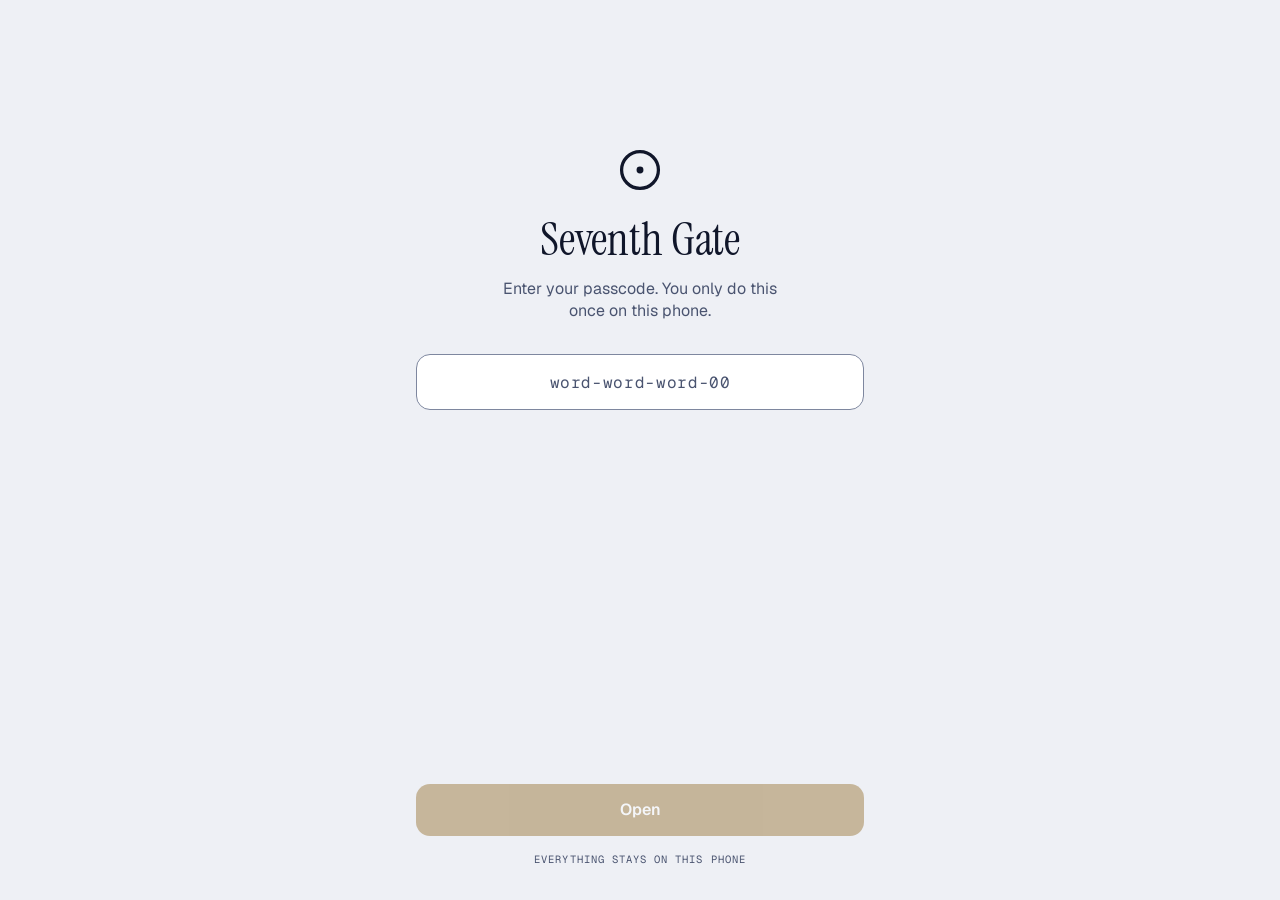
<file: index.html>
<!doctype html>
<html lang="en">
  <head>
    <meta charset="UTF-8" />
    <meta name="viewport" content="width=device-width, initial-scale=1.0, viewport-fit=cover" />
    <meta name="theme-color" content="#070A14" />
    <meta name="color-scheme" content="light dark" />
    <meta name="robots" content="noindex, nofollow" />
    <meta name="apple-mobile-web-app-capable" content="yes" />
    <meta name="apple-mobile-web-app-title" content="Seventh Gate" />
    <link rel="icon" href="/favicon.svg" type="image/svg+xml" />
    <link rel="apple-touch-icon" href="/apple-touch-icon.png" />
    <title>Seventh Gate</title>
    <script>
      // Apply the saved theme before first paint so there is no flash.
      try {
        var s = JSON.parse(localStorage.getItem("lumen.v1") || "{}");
        var t = s.settings && s.settings.theme;
        if (t === "light" || t === "dark") document.documentElement.dataset.theme = t;
      } catch (e) {}
    </script>
    <script type="module" crossorigin src="/assets/index-Cn-DTxPt.js"></script>
    <link rel="stylesheet" crossorigin href="/assets/index-CiBthASq.css">
  <link rel="manifest" href="/manifest.webmanifest"></head>
  <body>
    <div id="root"></div>
  </body>
</html>
</file>
<file: assets/index-CiBthASq.css>
@font-face{font-family:"Instrument Serif";font-style:normal;font-display:swap;font-weight:400;src:url(/assets/instrument-serif-latin-ext-400-normal-C2je3j2s.woff2) format("woff2"),url(/assets/instrument-serif-latin-ext-400-normal-CFCUzsTy.woff) format("woff");unicode-range:U+0100-02BA,U+02BD-02C5,U+02C7-02CC,U+02CE-02D7,U+02DD-02FF,U+0304,U+0308,U+0329,U+1D00-1DBF,U+1E00-1E9F,U+1EF2-1EFF,U+2020,U+20A0-20AB,U+20AD-20C0,U+2113,U+2C60-2C7F,U+A720-A7FF}@font-face{font-family:"Instrument Serif";font-style:normal;font-display:swap;font-weight:400;src:url(/assets/instrument-serif-latin-400-normal-DnYpCC2O.woff2) format("woff2"),url(/assets/instrument-serif-latin-400-normal-BVbkICAY.woff) format("woff");unicode-range:U+0000-00FF,U+0131,U+0152-0153,U+02BB-02BC,U+02C6,U+02DA,U+02DC,U+0304,U+0308,U+0329,U+2000-206F,U+20AC,U+2122,U+2191,U+2193,U+2212,U+2215,U+FEFF,U+FFFD}@font-face{font-family:"Instrument Serif";font-style:italic;font-display:swap;font-weight:400;src:url(/assets/instrument-serif-latin-ext-400-italic-C9HzH3YL.woff2) format("woff2"),url(/assets/instrument-serif-latin-ext-400-italic-D7-lnxEk.woff) format("woff");unicode-range:U+0100-02BA,U+02BD-02C5,U+02C7-02CC,U+02CE-02D7,U+02DD-02FF,U+0304,U+0308,U+0329,U+1D00-1DBF,U+1E00-1E9F,U+1EF2-1EFF,U+2020,U+20A0-20AB,U+20AD-20C0,U+2113,U+2C60-2C7F,U+A720-A7FF}@font-face{font-family:"Instrument Serif";font-style:italic;font-display:swap;font-weight:400;src:url(/assets/instrument-serif-latin-400-italic-DKMiL14s.woff2) format("woff2"),url(/assets/instrument-serif-latin-400-italic-u__WvvIK.woff) format("woff");unicode-range:U+0000-00FF,U+0131,U+0152-0153,U+02BB-02BC,U+02C6,U+02DA,U+02DC,U+0304,U+0308,U+0329,U+2000-206F,U+20AC,U+2122,U+2191,U+2193,U+2212,U+2215,U+FEFF,U+FFFD}@font-face{font-family:Geist Variable;font-style:normal;font-display:swap;font-weight:100 900;src:url(/assets/geist-cyrillic-ext-wght-normal-DjL33-gN.woff2) format("woff2-variations");unicode-range:U+0460-052F,U+1C80-1C8A,U+20B4,U+2DE0-2DFF,U+A640-A69F,U+FE2E-FE2F}@font-face{font-family:Geist Variable;font-style:normal;font-display:swap;font-weight:100 900;src:url(/assets/geist-cyrillic-wght-normal-BEAKL7Jp.woff2) format("woff2-variations");unicode-range:U+0301,U+0400-045F,U+0490-0491,U+04B0-04B1,U+2116}@font-face{font-family:Geist Variable;font-style:normal;font-display:swap;font-weight:100 900;src:url(/assets/geist-vietnamese-wght-normal-6IgcOCM7.woff2) format("woff2-variations");unicode-range:U+0102-0103,U+0110-0111,U+0128-0129,U+0168-0169,U+01A0-01A1,U+01AF-01B0,U+0300-0301,U+0303-0304,U+0308-0309,U+0323,U+0329,U+1EA0-1EF9,U+20AB}@font-face{font-family:Geist Variable;font-style:normal;font-display:swap;font-weight:100 900;src:url(/assets/geist-latin-ext-wght-normal-DC-KSUi6.woff2) format("woff2-variations");unicode-range:U+0100-02BA,U+02BD-02C5,U+02C7-02CC,U+02CE-02D7,U+02DD-02FF,U+0304,U+0308,U+0329,U+1D00-1DBF,U+1E00-1E9F,U+1EF2-1EFF,U+2020,U+20A0-20AB,U+20AD-20C0,U+2113,U+2C60-2C7F,U+A720-A7FF}@font-face{font-family:Geist Variable;font-style:normal;font-display:swap;font-weight:100 900;src:url(/assets/geist-latin-wght-normal-BgDaEnEv.woff2) format("woff2-variations");unicode-range:U+0000-00FF,U+0131,U+0152-0153,U+02BB-02BC,U+02C6,U+02DA,U+02DC,U+0304,U+0308,U+0329,U+2000-206F,U+20AC,U+2122,U+2191,U+2193,U+2212,U+2215,U+FEFF,U+FFFD}@font-face{font-family:Geist Mono Variable;font-style:normal;font-display:swap;font-weight:100 900;src:url(/assets/geist-mono-cyrillic-ext-wght-normal-X_5orZeX.woff2) format("woff2-variations");unicode-range:U+0460-052F,U+1C80-1C8A,U+20B4,U+2DE0-2DFF,U+A640-A69F,U+FE2E-FE2F}@font-face{font-family:Geist Mono Variable;font-style:normal;font-display:swap;font-weight:100 900;src:url(/assets/geist-mono-cyrillic-wght-normal-DiZS0aHC.woff2) format("woff2-variations");unicode-range:U+0301,U+0400-045F,U+0490-0491,U+04B0-04B1,U+2116}@font-face{font-family:Geist Mono Variable;font-style:normal;font-display:swap;font-weight:100 900;src:url(/assets/geist-mono-symbols2-wght-normal-CO5SzqOn.woff2) format("woff2-variations");unicode-range:U+2000-2001,U+2004-2008,U+200A,U+23B8-23BD,U+2500-259F}@font-face{font-family:Geist Mono Variable;font-style:normal;font-display:swap;font-weight:100 900;src:url(/assets/geist-mono-vietnamese-wght-normal-DadHysG0.woff2) format("woff2-variations");unicode-range:U+0102-0103,U+0110-0111,U+0128-0129,U+0168-0169,U+01A0-01A1,U+01AF-01B0,U+0300-0301,U+0303-0304,U+0308-0309,U+0323,U+0329,U+1EA0-1EF9,U+20AB}@font-face{font-family:Geist Mono Variable;font-style:normal;font-display:swap;font-weight:100 900;src:url(/assets/geist-mono-latin-ext-wght-normal-Bwz-egvJ.woff2) format("woff2-variations");unicode-range:U+0100-02BA,U+02BD-02C5,U+02C7-02CC,U+02CE-02D7,U+02DD-02FF,U+0304,U+0308,U+0329,U+1D00-1DBF,U+1E00-1E9F,U+1EF2-1EFF,U+2020,U+20A0-20AB,U+20AD-20C0,U+2113,U+2C60-2C7F,U+A720-A7FF}@font-face{font-family:Geist Mono Variable;font-style:normal;font-display:swap;font-weight:100 900;src:url(/assets/geist-mono-latin-wght-normal-XN7g48iV.woff2) format("woff2-variations");unicode-range:U+0000-00FF,U+0131,U+0152-0153,U+02BB-02BC,U+02C6,U+02DA,U+02DC,U+0304,U+0308,U+0329,U+2000-206F,U+20AC,U+2122,U+2191,U+2193,U+2212,U+2215,U+FEFF,U+FFFD}/*! tailwindcss v4.3.5 | MIT License | https://tailwindcss.com */@layer properties{@supports (((-webkit-hyphens:none)) and (not (margin-trim:block))) or ((-moz-orient:inline) and (not (color:rgb(from red r g b)))){*,:before,:after,::backdrop{--tw-translate-x:0;--tw-translate-y:0;--tw-translate-z:0;--tw-rotate-x:initial;--tw-rotate-y:initial;--tw-rotate-z:initial;--tw-skew-x:initial;--tw-skew-y:initial;--tw-space-y-reverse:0;--tw-divide-y-reverse:0;--tw-border-style:solid;--tw-leading:initial;--tw-font-weight:initial;--tw-tracking:initial;--tw-ordinal:initial;--tw-slashed-zero:initial;--tw-numeric-figure:initial;--tw-numeric-spacing:initial;--tw-numeric-fraction:initial;--tw-shadow:0 0 #0000;--tw-shadow-color:initial;--tw-shadow-alpha:100%;--tw-inset-shadow:0 0 #0000;--tw-inset-shadow-color:initial;--tw-inset-shadow-alpha:100%;--tw-ring-color:initial;--tw-ring-shadow:0 0 #0000;--tw-inset-ring-color:initial;--tw-inset-ring-shadow:0 0 #0000;--tw-ring-inset:initial;--tw-ring-offset-width:0px;--tw-ring-offset-color:#fff;--tw-ring-offset-shadow:0 0 #0000;--tw-outline-style:solid;--tw-blur:initial;--tw-brightness:initial;--tw-contrast:initial;--tw-grayscale:initial;--tw-hue-rotate:initial;--tw-invert:initial;--tw-opacity:initial;--tw-saturate:initial;--tw-sepia:initial;--tw-drop-shadow:initial;--tw-drop-shadow-color:initial;--tw-drop-shadow-alpha:100%;--tw-drop-shadow-size:initial;--tw-duration:initial;--tw-ease:initial}}}@layer theme{:root,:host{--font-sans:"Geist Variable", system-ui, sans-serif;--color-black:#000;--color-white:#fff;--spacing:.25rem;--container-xs:20rem;--container-sm:24rem;--container-md:28rem;--container-xl:36rem;--container-3xl:48rem;--font-weight-normal:400;--font-weight-medium:500;--font-weight-semibold:600;--leading-tight:1.25;--leading-snug:1.375;--leading-relaxed:1.625;--radius-sm:.25rem;--radius-xl:.75rem;--ease-in-out:cubic-bezier(.4, 0, .2, 1);--animate-ping:ping 1s cubic-bezier(0, 0, .2, 1) infinite;--animate-pulse:pulse 2s cubic-bezier(.4, 0, .6, 1) infinite;--default-transition-duration:.15s;--default-transition-timing-function:cubic-bezier(.4, 0, .2, 1);--default-font-family:"Geist Variable", system-ui, sans-serif;--default-mono-font-family:"Geist Mono Variable", ui-monospace, monospace}}@layer base{*,:after,:before,::backdrop{box-sizing:border-box;border:0 solid;margin:0;padding:0}::file-selector-button{box-sizing:border-box;border:0 solid;margin:0;padding:0}html,:host{-webkit-text-size-adjust:100%;-moz-tab-size:4;tab-size:4;line-height:1.5;font-family:var(--default-font-family,-apple-system, BlinkMacSystemFont, "Segoe UI", Roboto, "Helvetica Neue", "Noto Sans", Arial, sans-serif, "Apple Color Emoji", "Segoe UI Emoji", "Segoe UI Symbol", "Noto Color Emoji");font-feature-settings:var(--default-font-feature-settings,normal);font-variation-settings:var(--default-font-variation-settings,normal);-webkit-tap-highlight-color:transparent}hr{height:0;color:inherit;border-top-width:1px}abbr:where([title]){-webkit-text-decoration:underline dotted;text-decoration:underline dotted}h1,h2,h3,h4,h5,h6{font-size:inherit;font-weight:inherit}a{color:inherit;-webkit-text-decoration:inherit;text-decoration:inherit}b,strong{font-weight:bolder}code,kbd,samp,pre{font-family:var(--default-mono-font-family,ui-monospace, SFMono-Regular, Menlo, Monaco, Consolas, "Liberation Mono", "Courier New", monospace);font-feature-settings:var(--default-mono-font-feature-settings,normal);font-variation-settings:var(--default-mono-font-variation-settings,normal);font-size:1em}small{font-size:80%}sub,sup{vertical-align:baseline;font-size:75%;line-height:0;position:relative}sub{bottom:-.25em}sup{top:-.5em}table{text-indent:0;border-color:inherit;border-collapse:collapse}:-moz-focusring:where(:not(iframe)){outline:auto}progress{vertical-align:baseline}summary{display:list-item}ol,ul,menu{list-style:none}img,svg,video,canvas,audio,iframe,embed,object{vertical-align:middle;display:block}img,video{max-width:100%;height:auto}button,input,select,optgroup,textarea{font:inherit;font-feature-settings:inherit;font-variation-settings:inherit;letter-spacing:inherit;color:inherit;opacity:1;background-color:#0000;border-radius:0}::file-selector-button{font:inherit;font-feature-settings:inherit;font-variation-settings:inherit;letter-spacing:inherit;color:inherit;opacity:1;background-color:#0000;border-radius:0}:where(select:is([multiple],[size])) optgroup{font-weight:bolder}:where(select:is([multiple],[size])) optgroup option{padding-inline-start:20px}::file-selector-button{margin-inline-end:4px}::placeholder{opacity:1}@supports (not ((-webkit-appearance:-apple-pay-button))) or (contain-intrinsic-size:1px){::placeholder{color:currentColor}@supports (color:color-mix(in lab,red,red)){::placeholder{color:color-mix(in oklab,currentcolor 50%,transparent)}}}textarea{resize:vertical}::-webkit-search-decoration{-webkit-appearance:none}::-webkit-date-and-time-value{min-height:1lh;text-align:inherit}::-webkit-datetime-edit{display:inline-flex}::-webkit-datetime-edit-fields-wrapper{padding:0}::-webkit-datetime-edit{padding-block:0}::-webkit-datetime-edit-year-field{padding-block:0}::-webkit-datetime-edit-month-field{padding-block:0}::-webkit-datetime-edit-day-field{padding-block:0}::-webkit-datetime-edit-hour-field{padding-block:0}::-webkit-datetime-edit-minute-field{padding-block:0}::-webkit-datetime-edit-second-field{padding-block:0}::-webkit-datetime-edit-millisecond-field{padding-block:0}::-webkit-datetime-edit-meridiem-field{padding-block:0}::-webkit-calendar-picker-indicator{line-height:1}:-moz-ui-invalid{box-shadow:none}button,input:where([type=button],[type=reset],[type=submit]){-webkit-appearance:button;-moz-appearance:button;appearance:button}::file-selector-button{-webkit-appearance:button;-moz-appearance:button;appearance:button}::-webkit-inner-spin-button{height:auto}::-webkit-outer-spin-button{height:auto}[hidden]:where(:not([hidden=until-found])){display:none!important}}@layer components;@layer utilities{.pointer-events-auto{pointer-events:auto}.pointer-events-none{pointer-events:none}.collapse{visibility:collapse}.invisible{visibility:hidden}.visible{visibility:visible}.sr-only{clip-path:inset(50%);white-space:nowrap;border-width:0;width:1px;height:1px;margin:-1px;padding:0;position:absolute;overflow:hidden}.absolute{position:absolute}.fixed{position:fixed}.relative{position:relative}.static{position:static}.sticky{position:sticky}.inset-0{top:0;right:0;bottom:0;left:0}.inset-x-0{inset-inline:0}.top-0{top:0}.top-1\/2{top:50%}.top-3{top:calc(var(--spacing) * 3)}.right-4{right:calc(var(--spacing) * 4)}.bottom-0{bottom:0}.left-3{left:calc(var(--spacing) * 3)}.left-4{left:calc(var(--spacing) * 4)}.z-20{z-index:20}.z-50{z-index:50}.z-\[90\]{z-index:90}.-mx-4{margin-inline:calc(var(--spacing) * -4)}.mx-auto{margin-inline:auto}.my-2{margin-block:calc(var(--spacing) * 2)}.mt-0\.5{margin-top:calc(var(--spacing) * .5)}.mt-1{margin-top:var(--spacing)}.mt-1\.5{margin-top:calc(var(--spacing) * 1.5)}.mt-2{margin-top:calc(var(--spacing) * 2)}.mt-2\.5{margin-top:calc(var(--spacing) * 2.5)}.mt-3{margin-top:calc(var(--spacing) * 3)}.mt-4{margin-top:calc(var(--spacing) * 4)}.mt-5{margin-top:calc(var(--spacing) * 5)}.mt-6{margin-top:calc(var(--spacing) * 6)}.mt-7{margin-top:calc(var(--spacing) * 7)}.mt-8{margin-top:calc(var(--spacing) * 8)}.mt-9{margin-top:calc(var(--spacing) * 9)}.mt-\[3px\]{margin-top:3px}.mt-\[9px\]{margin-top:9px}.mt-\[14vh\]{margin-top:14vh}.mt-\[16vh\]{margin-top:16vh}.mt-auto{margin-top:auto}.-mr-1{margin-right:calc(var(--spacing) * -1)}.-mr-2{margin-right:calc(var(--spacing) * -2)}.mr-1{margin-right:var(--spacing)}.mb-1{margin-bottom:var(--spacing)}.mb-1\.5{margin-bottom:calc(var(--spacing) * 1.5)}.mb-2{margin-bottom:calc(var(--spacing) * 2)}.mb-3{margin-bottom:calc(var(--spacing) * 3)}.mb-4{margin-bottom:calc(var(--spacing) * 4)}.mb-5{margin-bottom:calc(var(--spacing) * 5)}.mb-6{margin-bottom:calc(var(--spacing) * 6)}.-ml-3{margin-left:calc(var(--spacing) * -3)}.ml-1\.5{margin-left:calc(var(--spacing) * 1.5)}.ml-auto{margin-left:auto}.block{display:block}.flex{display:flex}.grid{display:grid}.hidden{display:none}.inline-flex{display:inline-flex}.table{display:table}.aspect-\[3\/4\]{aspect-ratio:3/4}.h-1{height:var(--spacing)}.h-1\.5{height:calc(var(--spacing) * 1.5)}.h-2{height:calc(var(--spacing) * 2)}.h-2\.5{height:calc(var(--spacing) * 2.5)}.h-3{height:calc(var(--spacing) * 3)}.h-4{height:calc(var(--spacing) * 4)}.h-6{height:calc(var(--spacing) * 6)}.h-11{height:calc(var(--spacing) * 11)}.h-14{height:calc(var(--spacing) * 14)}.h-44{height:calc(var(--spacing) * 44)}.h-56{height:calc(var(--spacing) * 56)}.h-\[2px\]{height:2px}.h-\[3px\]{height:3px}.h-\[34px\]{height:34px}.h-\[38px\]{height:38px}.h-\[40px\]{height:40px}.h-\[44dvh\]{height:44dvh}.h-\[44px\]{height:44px}.h-\[48px\]{height:48px}.h-\[52px\]{height:52px}.h-\[64px\]{height:64px}.h-\[72px\]{height:72px}.h-\[84px\]{height:84px}.h-\[268px\]{height:268px}.h-dvh{height:100dvh}.h-full{height:100%}.max-h-\[32dvh\]{max-height:32dvh}.max-h-\[85dvh\]{max-height:85dvh}.min-h-0{min-height:0}.min-h-4{min-height:calc(var(--spacing) * 4)}.min-h-9{min-height:calc(var(--spacing) * 9)}.min-h-10{min-height:calc(var(--spacing) * 10)}.min-h-11{min-height:calc(var(--spacing) * 11)}.min-h-12{min-height:calc(var(--spacing) * 12)}.min-h-14{min-height:calc(var(--spacing) * 14)}.min-h-16{min-height:calc(var(--spacing) * 16)}.min-h-\[15px\]{min-height:15px}.min-h-\[50px\]{min-height:50px}.min-h-\[52px\]{min-height:52px}.min-h-\[56px\]{min-height:56px}.min-h-\[60dvh\]{min-height:60dvh}.min-h-\[60px\]{min-height:60px}.min-h-\[64px\]{min-height:64px}.min-h-\[68px\]{min-height:68px}.min-h-\[72px\]{min-height:72px}.min-h-\[76px\]{min-height:76px}.min-h-\[88px\]{min-height:88px}.min-h-\[96px\]{min-height:96px}.min-h-\[240px\]{min-height:240px}.min-h-\[260px\]{min-height:260px}.min-h-\[calc\(100dvh-90px\)\]{min-height:calc(100dvh - 90px)}.min-h-\[calc\(100dvh-110px\)\]{min-height:calc(100dvh - 110px)}.min-h-screen{min-height:100vh}.w-1\.5{width:calc(var(--spacing) * 1.5)}.w-2{width:calc(var(--spacing) * 2)}.w-2\.5{width:calc(var(--spacing) * 2.5)}.w-4{width:calc(var(--spacing) * 4)}.w-5{width:calc(var(--spacing) * 5)}.w-6{width:calc(var(--spacing) * 6)}.w-11{width:calc(var(--spacing) * 11)}.w-12{width:calc(var(--spacing) * 12)}.w-14{width:calc(var(--spacing) * 14)}.w-44{width:calc(var(--spacing) * 44)}.w-56{width:calc(var(--spacing) * 56)}.w-60{width:calc(var(--spacing) * 60)}.w-\[34px\]{width:34px}.w-\[38px\]{width:38px}.w-\[52px\]{width:52px}.w-\[58px\]{width:58px}.w-\[64px\]{width:64px}.w-\[72px\]{width:72px}.w-\[74px\]{width:74px}.w-\[78px\]{width:78px}.w-\[84px\]{width:84px}.w-\[118px\]{width:118px}.w-\[268px\]{width:268px}.w-full{width:100%}.max-w-3xl{max-width:var(--container-3xl)}.max-w-\[18ch\]{max-width:18ch}.max-w-\[20ch\]{max-width:20ch}.max-w-\[26ch\]{max-width:26ch}.max-w-\[28ch\]{max-width:28ch}.max-w-\[30ch\]{max-width:30ch}.max-w-\[32ch\]{max-width:32ch}.max-w-\[34ch\]{max-width:34ch}.max-w-\[120px\]{max-width:120px}.max-w-\[240px\]{max-width:240px}.max-w-\[260px\]{max-width:260px}.max-w-\[280px\]{max-width:280px}.max-w-\[300px\]{max-width:300px}.max-w-\[320px\]{max-width:320px}.max-w-\[330px\]{max-width:330px}.max-w-\[340px\]{max-width:340px}.max-w-\[360px\]{max-width:360px}.max-w-\[420px\]{max-width:420px}.max-w-\[520px\]{max-width:520px}.max-w-md{max-width:var(--container-md)}.max-w-sm{max-width:var(--container-sm)}.max-w-xl{max-width:var(--container-xl)}.max-w-xs{max-width:var(--container-xs)}.min-w-0{min-width:0}.min-w-\[150px\]{min-width:150px}.flex-1{flex:1}.shrink{flex-shrink:1}.shrink-0{flex-shrink:0}.grow{flex-grow:1}.-translate-y-1\/2{--tw-translate-y: -50% ;translate:var(--tw-translate-x) var(--tw-translate-y)}.-rotate-90{rotate:-90deg}.rotate-180{rotate:180deg}.transform{transform:var(--tw-rotate-x, ) var(--tw-rotate-y, ) var(--tw-rotate-z, ) var(--tw-skew-x, ) var(--tw-skew-y, )}.animate-ping{animation:var(--animate-ping)}.animate-pulse{animation:var(--animate-pulse)}.resize-y{resize:vertical}.scroll-mt-4{scroll-margin-top:calc(var(--spacing) * 4)}.grid-cols-1{grid-template-columns:repeat(1,minmax(0,1fr))}.grid-cols-2{grid-template-columns:repeat(2,minmax(0,1fr))}.grid-cols-3{grid-template-columns:repeat(3,minmax(0,1fr))}.grid-cols-5{grid-template-columns:repeat(5,minmax(0,1fr))}.grid-cols-7{grid-template-columns:repeat(7,minmax(0,1fr))}.flex-col{flex-direction:column}.flex-wrap{flex-wrap:wrap}.items-baseline{align-items:baseline}.items-center{align-items:center}.items-end{align-items:flex-end}.items-start{align-items:flex-start}.items-stretch{align-items:stretch}.justify-between{justify-content:space-between}.justify-center{justify-content:center}.gap-0\.5{gap:calc(var(--spacing) * .5)}.gap-1{gap:var(--spacing)}.gap-1\.5{gap:calc(var(--spacing) * 1.5)}.gap-2{gap:calc(var(--spacing) * 2)}.gap-2\.5{gap:calc(var(--spacing) * 2.5)}.gap-3{gap:calc(var(--spacing) * 3)}.gap-3\.5{gap:calc(var(--spacing) * 3.5)}.gap-4{gap:calc(var(--spacing) * 4)}.gap-5{gap:calc(var(--spacing) * 5)}.gap-6{gap:calc(var(--spacing) * 6)}.gap-8{gap:calc(var(--spacing) * 8)}.gap-\[7px\]{gap:7px}.gap-\[18px\]{gap:18px}:where(.space-y-1>:not(:last-child)){--tw-space-y-reverse:0;margin-block-start:calc(var(--spacing) * var(--tw-space-y-reverse));margin-block-end:calc(var(--spacing) * calc(1 - var(--tw-space-y-reverse)))}:where(.space-y-1\.5>:not(:last-child)){--tw-space-y-reverse:0;margin-block-start:calc(calc(var(--spacing) * 1.5) * var(--tw-space-y-reverse));margin-block-end:calc(calc(var(--spacing) * 1.5) * calc(1 - var(--tw-space-y-reverse)))}:where(.space-y-2>:not(:last-child)){--tw-space-y-reverse:0;margin-block-start:calc(calc(var(--spacing) * 2) * var(--tw-space-y-reverse));margin-block-end:calc(calc(var(--spacing) * 2) * calc(1 - var(--tw-space-y-reverse)))}:where(.space-y-2\.5>:not(:last-child)){--tw-space-y-reverse:0;margin-block-start:calc(calc(var(--spacing) * 2.5) * var(--tw-space-y-reverse));margin-block-end:calc(calc(var(--spacing) * 2.5) * calc(1 - var(--tw-space-y-reverse)))}:where(.space-y-3>:not(:last-child)){--tw-space-y-reverse:0;margin-block-start:calc(calc(var(--spacing) * 3) * var(--tw-space-y-reverse));margin-block-end:calc(calc(var(--spacing) * 3) * calc(1 - var(--tw-space-y-reverse)))}:where(.space-y-3\.5>:not(:last-child)){--tw-space-y-reverse:0;margin-block-start:calc(calc(var(--spacing) * 3.5) * var(--tw-space-y-reverse));margin-block-end:calc(calc(var(--spacing) * 3.5) * calc(1 - var(--tw-space-y-reverse)))}:where(.space-y-4>:not(:last-child)){--tw-space-y-reverse:0;margin-block-start:calc(calc(var(--spacing) * 4) * var(--tw-space-y-reverse));margin-block-end:calc(calc(var(--spacing) * 4) * calc(1 - var(--tw-space-y-reverse)))}:where(.space-y-5>:not(:last-child)){--tw-space-y-reverse:0;margin-block-start:calc(calc(var(--spacing) * 5) * var(--tw-space-y-reverse));margin-block-end:calc(calc(var(--spacing) * 5) * calc(1 - var(--tw-space-y-reverse)))}:where(.space-y-6>:not(:last-child)){--tw-space-y-reverse:0;margin-block-start:calc(calc(var(--spacing) * 6) * var(--tw-space-y-reverse));margin-block-end:calc(calc(var(--spacing) * 6) * calc(1 - var(--tw-space-y-reverse)))}.gap-x-4{column-gap:calc(var(--spacing) * 4)}.gap-y-1{row-gap:var(--spacing)}:where(.divide-y>:not(:last-child)){--tw-divide-y-reverse:0;border-bottom-style:var(--tw-border-style);border-top-style:var(--tw-border-style);border-top-width:calc(1px * var(--tw-divide-y-reverse));border-bottom-width:calc(1px * calc(1 - var(--tw-divide-y-reverse)))}:where(.divide-line>:not(:last-child)){border-color:var(--line)}.self-start{align-self:flex-start}.truncate{text-overflow:ellipsis;white-space:nowrap;overflow:hidden}.overflow-hidden{overflow:hidden}.overflow-x-auto{overflow-x:auto}.overflow-x-clip{overflow-x:clip}.overflow-x-hidden{overflow-x:hidden}.overflow-y-auto{overflow-y:auto}.overscroll-contain{overscroll-behavior:contain}.\!rounded-full{border-radius:2147483647px!important}.rounded{border-radius:.25rem}.rounded-\[14px\]{border-radius:14px}.rounded-\[16px\]{border-radius:16px}.rounded-\[18px\]{border-radius:18px}.rounded-full{border-radius:2147483647px}.rounded-sm{border-radius:var(--radius-sm)}.rounded-xl{border-radius:var(--radius-xl)}.rounded-t-\[22px\]{border-top-left-radius:22px;border-top-right-radius:22px}.border{border-style:var(--tw-border-style);border-width:1px}.border-\[1\.5px\]{border-style:var(--tw-border-style);border-width:1.5px}.border-t{border-top-style:var(--tw-border-style);border-top-width:1px}.border-r{border-right-style:var(--tw-border-style);border-right-width:1px}.border-l-2{border-left-style:var(--tw-border-style);border-left-width:2px}.border-dashed{--tw-border-style:dashed;border-style:dashed}.border-accent{border-color:var(--accent)}.border-border{border-color:var(--border)}.border-line{border-color:var(--line)}.border-muted{border-color:var(--muted)}.border-text{border-color:var(--text)}.border-warn{border-color:var(--warn)}.bg-accent{background-color:var(--accent)}.bg-accent-ink{background-color:var(--accent-ink)}.bg-bg{background-color:var(--bg)}.bg-black{background-color:var(--color-black)}.bg-black\/55{background-color:#0000008c}@supports (color:color-mix(in lab,red,red)){.bg-black\/55{background-color:color-mix(in oklab,var(--color-black) 55%,transparent)}}.bg-dome{background-color:var(--dome)}.bg-line{background-color:var(--line)}.bg-surface{background-color:var(--surface)}.bg-surface-2{background-color:var(--surface-2)}.bg-tabbg{background-color:var(--tabbg)}.bg-text{background-color:var(--text)}.bg-transparent{background-color:#0000}.bg-warn{background-color:var(--warn)}.object-contain{object-fit:contain}.object-cover{object-fit:cover}.\!p-0{padding:0!important}.\!p-2{padding:calc(var(--spacing) * 2)!important}.\!p-3{padding:calc(var(--spacing) * 3)!important}.\!p-3\.5{padding:calc(var(--spacing) * 3.5)!important}.p-0{padding:0}.p-3{padding:calc(var(--spacing) * 3)}.p-4{padding:calc(var(--spacing) * 4)}.p-6{padding:calc(var(--spacing) * 6)}.px-0{padding-inline:0}.px-0\.5{padding-inline:calc(var(--spacing) * .5)}.px-1{padding-inline:var(--spacing)}.px-1\.5{padding-inline:calc(var(--spacing) * 1.5)}.px-2{padding-inline:calc(var(--spacing) * 2)}.px-3{padding-inline:calc(var(--spacing) * 3)}.px-3\.5{padding-inline:calc(var(--spacing) * 3.5)}.px-4{padding-inline:calc(var(--spacing) * 4)}.px-5{padding-inline:calc(var(--spacing) * 5)}.\!py-2{padding-block:calc(var(--spacing) * 2)!important}.py-0\.5{padding-block:calc(var(--spacing) * .5)}.py-1{padding-block:var(--spacing)}.py-1\.5{padding-block:calc(var(--spacing) * 1.5)}.py-2{padding-block:calc(var(--spacing) * 2)}.py-2\.5{padding-block:calc(var(--spacing) * 2.5)}.py-3{padding-block:calc(var(--spacing) * 3)}.py-3\.5{padding-block:calc(var(--spacing) * 3.5)}.py-4{padding-block:calc(var(--spacing) * 4)}.py-5{padding-block:calc(var(--spacing) * 5)}.py-6{padding-block:calc(var(--spacing) * 6)}.pt-1{padding-top:var(--spacing)}.pt-2{padding-top:calc(var(--spacing) * 2)}.pt-3{padding-top:calc(var(--spacing) * 3)}.pt-3\.5{padding-top:calc(var(--spacing) * 3.5)}.pt-4{padding-top:calc(var(--spacing) * 4)}.pt-6{padding-top:calc(var(--spacing) * 6)}.pt-8{padding-top:calc(var(--spacing) * 8)}.pt-10{padding-top:calc(var(--spacing) * 10)}.pr-1{padding-right:var(--spacing)}.pr-1\.5{padding-right:calc(var(--spacing) * 1.5)}.pr-3{padding-right:calc(var(--spacing) * 3)}.pb-1{padding-bottom:var(--spacing)}.pb-2{padding-bottom:calc(var(--spacing) * 2)}.pb-4{padding-bottom:calc(var(--spacing) * 4)}.pb-6{padding-bottom:calc(var(--spacing) * 6)}.pb-8{padding-bottom:calc(var(--spacing) * 8)}.pb-10{padding-bottom:calc(var(--spacing) * 10)}.pb-28{padding-bottom:calc(var(--spacing) * 28)}.pl-1\.5{padding-left:calc(var(--spacing) * 1.5)}.pl-3{padding-left:calc(var(--spacing) * 3)}.pl-3\.5{padding-left:calc(var(--spacing) * 3.5)}.pl-4{padding-left:calc(var(--spacing) * 4)}.text-center{text-align:center}.text-left{text-align:left}.text-right{text-align:right}.font-display{font-family:Instrument Serif,Georgia,serif}.font-mono{font-family:Geist Mono Variable,ui-monospace,monospace}.font-sans{font-family:Geist Variable,system-ui,sans-serif}.\!text-\[30px\]{font-size:30px!important}.text-\[9px\]{font-size:9px}.text-\[10\.5px\]{font-size:10.5px}.text-\[10px\]{font-size:10px}.text-\[11\.5px\]{font-size:11.5px}.text-\[11px\]{font-size:11px}.text-\[12\.5px\]{font-size:12.5px}.text-\[12px\]{font-size:12px}.text-\[13\.5px\]{font-size:13.5px}.text-\[13px\]{font-size:13px}.text-\[14\.5px\]{font-size:14.5px}.text-\[14px\]{font-size:14px}.text-\[15\.5px\]{font-size:15.5px}.text-\[15px\]{font-size:15px}.text-\[16\.5px\]{font-size:16.5px}.text-\[16px\]{font-size:16px}.text-\[17px\]{font-size:17px}.text-\[18px\]{font-size:18px}.text-\[19px\]{font-size:19px}.text-\[20px\]{font-size:20px}.text-\[21px\]{font-size:21px}.text-\[22px\]{font-size:22px}.text-\[23px\]{font-size:23px}.text-\[24px\]{font-size:24px}.text-\[25px\]{font-size:25px}.text-\[26px\]{font-size:26px}.text-\[27px\]{font-size:27px}.text-\[28px\]{font-size:28px}.text-\[29px\]{font-size:29px}.text-\[30px\]{font-size:30px}.text-\[31px\]{font-size:31px}.text-\[32px\]{font-size:32px}.text-\[34px\]{font-size:34px}.text-\[36px\]{font-size:36px}.text-\[40px\]{font-size:40px}.text-\[44px\]{font-size:44px}.text-\[46px\]{font-size:46px}.text-\[52px\]{font-size:52px}.text-\[64px\]{font-size:64px}.text-\[68px\]{font-size:68px}.text-\[96px\]{font-size:96px}.leading-3{--tw-leading:calc(var(--spacing) * 3);line-height:calc(var(--spacing) * 3)}.leading-\[1\.1\]{--tw-leading:1.1;line-height:1.1}.leading-\[1\.02\]{--tw-leading:1.02;line-height:1.02}.leading-\[1\.2\]{--tw-leading:1.2;line-height:1.2}.leading-\[1\.3\]{--tw-leading:1.3;line-height:1.3}.leading-\[1\.05\]{--tw-leading:1.05;line-height:1.05}.leading-\[1\.08\]{--tw-leading:1.08;line-height:1.08}.leading-\[1\.12\]{--tw-leading:1.12;line-height:1.12}.leading-\[1\.15\]{--tw-leading:1.15;line-height:1.15}.leading-\[1\.17\]{--tw-leading:1.17;line-height:1.17}.leading-none{--tw-leading:1;line-height:1}.leading-relaxed{--tw-leading:var(--leading-relaxed);line-height:var(--leading-relaxed)}.leading-snug{--tw-leading:var(--leading-snug);line-height:var(--leading-snug)}.leading-tight{--tw-leading:var(--leading-tight);line-height:var(--leading-tight)}.font-medium{--tw-font-weight:var(--font-weight-medium);font-weight:var(--font-weight-medium)}.font-normal{--tw-font-weight:var(--font-weight-normal);font-weight:var(--font-weight-normal)}.font-semibold{--tw-font-weight:var(--font-weight-semibold);font-weight:var(--font-weight-semibold)}.tracking-\[-0\.02em\]{--tw-tracking:-.02em;letter-spacing:-.02em}.tracking-\[0\.1em\]{--tw-tracking:.1em;letter-spacing:.1em}.tracking-\[0\.2em\]{--tw-tracking:.2em;letter-spacing:.2em}.tracking-\[0\.04em\]{--tw-tracking:.04em;letter-spacing:.04em}.tracking-\[0\.06em\]{--tw-tracking:.06em;letter-spacing:.06em}.tracking-\[0\.08em\]{--tw-tracking:.08em;letter-spacing:.08em}.tracking-\[0\.12em\]{--tw-tracking:.12em;letter-spacing:.12em}.text-balance{text-wrap:balance}.whitespace-nowrap{white-space:nowrap}.whitespace-pre-wrap{white-space:pre-wrap}.\!text-warn{color:var(--warn)!important}.text-accent{color:var(--accent)}.text-accent-ink{color:var(--accent-ink)}.text-good{color:var(--good)}.text-muted{color:var(--muted)}.text-on{color:var(--on-text)}.text-text{color:var(--text)}.text-warn{color:var(--warn)}.text-white{color:var(--color-white)}.uppercase{text-transform:uppercase}.italic{font-style:italic}.ordinal{--tw-ordinal:ordinal;font-variant-numeric:var(--tw-ordinal, ) var(--tw-slashed-zero, ) var(--tw-numeric-figure, ) var(--tw-numeric-spacing, ) var(--tw-numeric-fraction, )}.tabular-nums{--tw-numeric-spacing:tabular-nums;font-variant-numeric:var(--tw-ordinal, ) var(--tw-slashed-zero, ) var(--tw-numeric-figure, ) var(--tw-numeric-spacing, ) var(--tw-numeric-fraction, )}.line-through{text-decoration-line:line-through}.underline{text-decoration-line:underline}.accent-\[var\(--text\)\]{accent-color:var(--text)}.opacity-60{opacity:.6}.shadow{--tw-shadow:0 1px 3px 0 var(--tw-shadow-color,#0000001a), 0 1px 2px -1px var(--tw-shadow-color,#0000001a);box-shadow:var(--tw-inset-shadow),var(--tw-inset-ring-shadow),var(--tw-ring-offset-shadow),var(--tw-ring-shadow),var(--tw-shadow)}.shadow-lg{--tw-shadow:0 10px 15px -3px var(--tw-shadow-color,#0000001a), 0 4px 6px -4px var(--tw-shadow-color,#0000001a);box-shadow:var(--tw-inset-shadow),var(--tw-inset-ring-shadow),var(--tw-ring-offset-shadow),var(--tw-ring-shadow),var(--tw-shadow)}.ring{--tw-ring-shadow:var(--tw-ring-inset, ) 0 0 0 calc(1px + var(--tw-ring-offset-width)) var(--tw-ring-color,currentcolor);box-shadow:var(--tw-inset-shadow),var(--tw-inset-ring-shadow),var(--tw-ring-offset-shadow),var(--tw-ring-shadow),var(--tw-shadow)}.outline{outline-style:var(--tw-outline-style);outline-width:1px}.blur{--tw-blur:blur(8px);filter:var(--tw-blur, ) var(--tw-brightness, ) var(--tw-contrast, ) var(--tw-grayscale, ) var(--tw-hue-rotate, ) var(--tw-invert, ) var(--tw-saturate, ) var(--tw-sepia, ) var(--tw-drop-shadow, )}.filter{filter:var(--tw-blur, ) var(--tw-brightness, ) var(--tw-contrast, ) var(--tw-grayscale, ) var(--tw-hue-rotate, ) var(--tw-invert, ) var(--tw-saturate, ) var(--tw-sepia, ) var(--tw-drop-shadow, )}.transition{transition-property:color,background-color,border-color,outline-color,text-decoration-color,fill,stroke,--tw-gradient-from,--tw-gradient-via,--tw-gradient-to,opacity,box-shadow,transform,translate,scale,rotate,filter,-webkit-backdrop-filter,backdrop-filter,display,content-visibility,overlay,pointer-events;transition-timing-function:var(--tw-ease,var(--default-transition-timing-function));transition-duration:var(--tw-duration,var(--default-transition-duration))}.transition-\[width\]{transition-property:width;transition-timing-function:var(--tw-ease,var(--default-transition-timing-function));transition-duration:var(--tw-duration,var(--default-transition-duration))}.transition-transform{transition-property:transform,translate,scale,rotate;transition-timing-function:var(--tw-ease,var(--default-transition-timing-function));transition-duration:var(--tw-duration,var(--default-transition-duration))}.duration-300{--tw-duration:.3s;transition-duration:.3s}.ease-in-out{--tw-ease:var(--ease-in-out);transition-timing-function:var(--ease-in-out)}.placeholder\:text-muted::placeholder{color:var(--muted)}.first\:border-t-0:first-child{border-top-style:var(--tw-border-style);border-top-width:0}.first\:pt-1:first-child{padding-top:var(--spacing)}.focus\:border-border:focus{border-color:var(--border)}.focus\:border-text:focus{border-color:var(--text)}.focus\:outline-none:focus,.focus-visible\:outline-none:focus-visible{--tw-outline-style:none;outline-style:none}.disabled\:opacity-40:disabled{opacity:.4}.disabled\:opacity-60:disabled{opacity:.6}@media(min-width:40rem){.sm\:grid-cols-2{grid-template-columns:repeat(2,minmax(0,1fr))}}@media(min-width:64rem){.lg\:flex{display:flex}.lg\:hidden{display:none}.lg\:items-center{align-items:center}.lg\:rounded-\[22px\]{border-radius:22px}.lg\:pb-10{padding-bottom:calc(var(--spacing) * 10)}}.\[\&_input\]\:pl-11 input{padding-left:calc(var(--spacing) * 11)}}:root{--bg:#eef0f5;--surface:#fff;--surface-2:#e4e8f0;--text:#10162a;--muted:#4a5470;--border:#7e879f;--line:#d6dbe5;--accent:#8a5f14;--accent-ink:#fff;--on-text:#fff;--dome:#fff;--grid:#dde2eb;--tabbg:#f8f9fb;--ground:#e4e7ee;--good:#2f6b3a;--warn:#8a4b0f;color-scheme:light}@media(prefers-color-scheme:dark){:root:not([data-theme=light]){--bg:#070a14;--surface:#0e1424;--surface-2:#151c30;--text:#ece7da;--muted:#9aa3b8;--border:#5a6590;--line:#1b2338;--accent:#e8c27a;--accent-ink:#070a14;--on-text:#070a14;--dome:#0a0f1c;--grid:#1e2740;--tabbg:#0a0f1d;--ground:#03050a;--good:#8fd19e;--warn:#f0b07a;color-scheme:dark}}:root[data-theme=dark]{--bg:#070a14;--surface:#0e1424;--surface-2:#151c30;--text:#ece7da;--muted:#9aa3b8;--border:#5a6590;--line:#1b2338;--accent:#e8c27a;--accent-ink:#070a14;--on-text:#070a14;--dome:#0a0f1c;--grid:#1e2740;--tabbg:#0a0f1d;--ground:#03050a;--good:#8fd19e;--warn:#f0b07a;color-scheme:dark}html,body{overscroll-behavior:none;background:var(--bg);height:100%;color:var(--text);font-family:var(--font-sans);-webkit-tap-highlight-color:transparent;-webkit-font-smoothing:antialiased;overflow:hidden}body{margin:0}#root{height:100dvh;overflow:hidden}.font-display{letter-spacing:-.003em;font-weight:400!important}.press{transition:transform 80ms,opacity 80ms}.press:active{opacity:.85;transform:scale(.97)}.pt-safe{padding-top:env(safe-area-inset-top)}.pb-safe{padding-bottom:env(safe-area-inset-bottom)}.px-safe{padding-left:max(16px,env(safe-area-inset-left));padding-right:max(16px,env(safe-area-inset-right))}textarea,input,select{font-size:16px}input[type=date],input[type=time],input[type=datetime-local],input[type=month]{-webkit-appearance:none;-moz-appearance:none;appearance:none;-webkit-min-logical-width:0;width:100%;min-width:0;box-sizing:border-box;min-inline-size:0;max-width:100%;line-height:normal;display:block}input[type=date]::-webkit-date-and-time-value{text-align:left;margin:0}input[type=time]::-webkit-date-and-time-value{text-align:left;margin:0}input[type=datetime-local]::-webkit-date-and-time-value{text-align:left;margin:0}input[type=month]::-webkit-date-and-time-value{text-align:left;margin:0}.upright{display:none}@media(orientation:landscape)and (max-height:520px)and (pointer:coarse){.upright{z-index:100;background:var(--bg);color:var(--text);text-align:center;flex-direction:column;justify-content:center;align-items:center;gap:14px;display:flex;position:fixed;top:0;right:0;bottom:0;left:0}}:focus-visible{outline:2px solid var(--accent);outline-offset:2px}.no-bar{scrollbar-width:none}.no-bar::-webkit-scrollbar{display:none}@keyframes rise{0%{opacity:0;transform:translateY(8px)}to{opacity:1;transform:none}}.rise{animation:.52s cubic-bezier(.2,.7,.2,1) both rise}@keyframes twinkle{0%,to{opacity:1}50%{opacity:.55}}.twinkle{animation:3.2s ease-in-out infinite twinkle}@media(prefers-reduced-motion:reduce){*{transition:none!important;animation:none!important}}@property --tw-translate-x{syntax:"*";inherits:false;initial-value:0}@property --tw-translate-y{syntax:"*";inherits:false;initial-value:0}@property --tw-translate-z{syntax:"*";inherits:false;initial-value:0}@property --tw-rotate-x{syntax:"*";inherits:false}@property --tw-rotate-y{syntax:"*";inherits:false}@property --tw-rotate-z{syntax:"*";inherits:false}@property --tw-skew-x{syntax:"*";inherits:false}@property --tw-skew-y{syntax:"*";inherits:false}@property --tw-space-y-reverse{syntax:"*";inherits:false;initial-value:0}@property --tw-divide-y-reverse{syntax:"*";inherits:false;initial-value:0}@property --tw-border-style{syntax:"*";inherits:false;initial-value:solid}@property --tw-leading{syntax:"*";inherits:false}@property --tw-font-weight{syntax:"*";inherits:false}@property --tw-tracking{syntax:"*";inherits:false}@property --tw-ordinal{syntax:"*";inherits:false}@property --tw-slashed-zero{syntax:"*";inherits:false}@property --tw-numeric-figure{syntax:"*";inherits:false}@property --tw-numeric-spacing{syntax:"*";inherits:false}@property --tw-numeric-fraction{syntax:"*";inherits:false}@property --tw-shadow{syntax:"*";inherits:false;initial-value:0 0 #0000}@property --tw-shadow-color{syntax:"*";inherits:false}@property --tw-shadow-alpha{syntax:"<percentage>";inherits:false;initial-value:100%}@property --tw-inset-shadow{syntax:"*";inherits:false;initial-value:0 0 #0000}@property --tw-inset-shadow-color{syntax:"*";inherits:false}@property --tw-inset-shadow-alpha{syntax:"<percentage>";inherits:false;initial-value:100%}@property --tw-ring-color{syntax:"*";inherits:false}@property --tw-ring-shadow{syntax:"*";inherits:false;initial-value:0 0 #0000}@property --tw-inset-ring-color{syntax:"*";inherits:false}@property --tw-inset-ring-shadow{syntax:"*";inherits:false;initial-value:0 0 #0000}@property --tw-ring-inset{syntax:"*";inherits:false}@property --tw-ring-offset-width{syntax:"<length>";inherits:false;initial-value:0}@property --tw-ring-offset-color{syntax:"*";inherits:false;initial-value:#fff}@property --tw-ring-offset-shadow{syntax:"*";inherits:false;initial-value:0 0 #0000}@property --tw-outline-style{syntax:"*";inherits:false;initial-value:solid}@property --tw-blur{syntax:"*";inherits:false}@property --tw-brightness{syntax:"*";inherits:false}@property --tw-contrast{syntax:"*";inherits:false}@property --tw-grayscale{syntax:"*";inherits:false}@property --tw-hue-rotate{syntax:"*";inherits:false}@property --tw-invert{syntax:"*";inherits:false}@property --tw-opacity{syntax:"*";inherits:false}@property --tw-saturate{syntax:"*";inherits:false}@property --tw-sepia{syntax:"*";inherits:false}@property --tw-drop-shadow{syntax:"*";inherits:false}@property --tw-drop-shadow-color{syntax:"*";inherits:false}@property --tw-drop-shadow-alpha{syntax:"<percentage>";inherits:false;initial-value:100%}@property --tw-drop-shadow-size{syntax:"*";inherits:false}@property --tw-duration{syntax:"*";inherits:false}@property --tw-ease{syntax:"*";inherits:false}@keyframes ping{75%,to{opacity:0;transform:scale(2)}}@keyframes pulse{50%{opacity:.5}}
</file>
